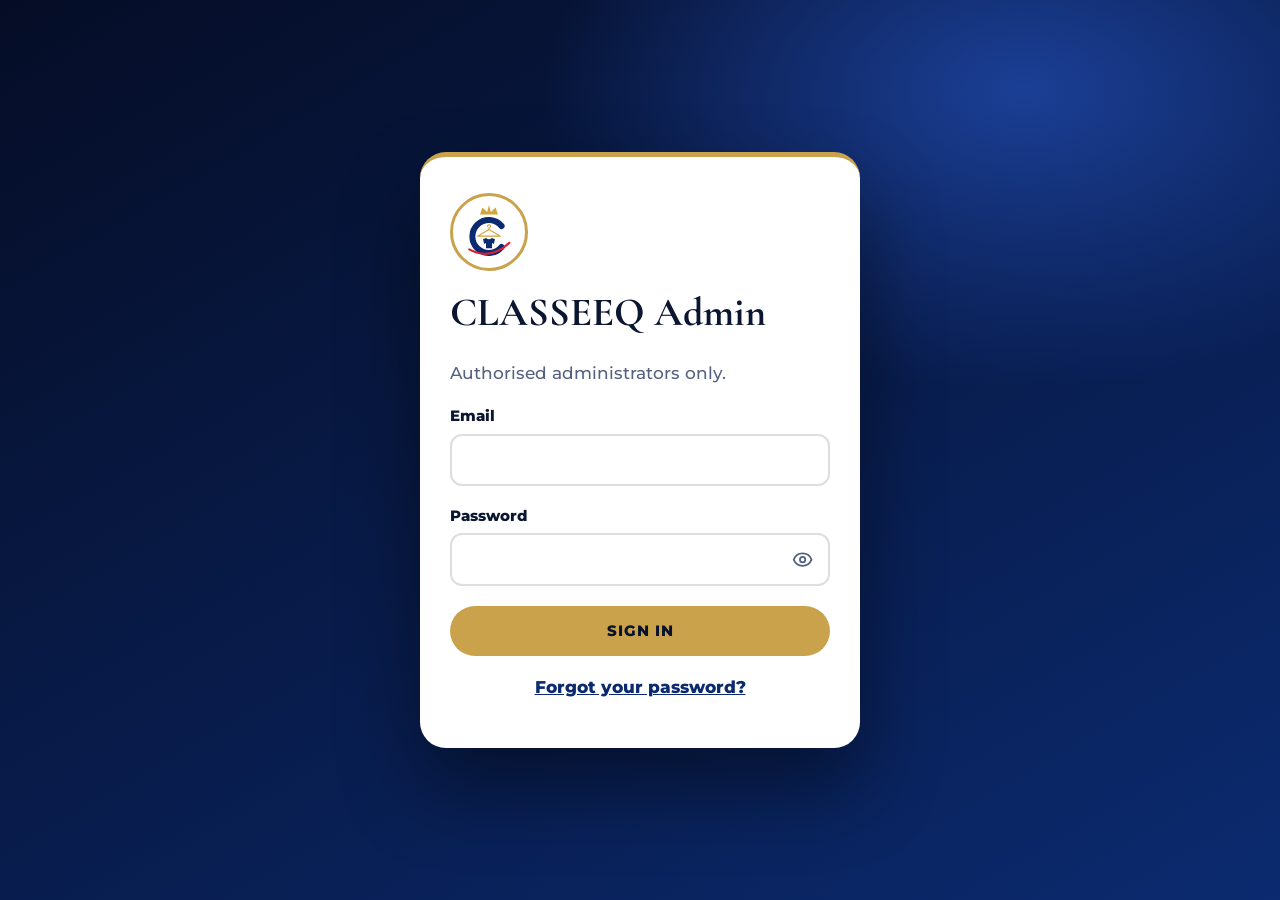
<file: admin/index.html>
<!doctype html>
<html lang="en"><head><meta charset="utf-8"><meta name="viewport" content="width=device-width, initial-scale=1, viewport-fit=cover">
<meta name="robots" content="noindex,nofollow,noarchive"><title>CLASSEEQ Admin</title>
<link rel="preconnect" href="https://fonts.googleapis.com"><link href="https://fonts.googleapis.com/css2?family=Cormorant+Garamond:ital,wght@0,700;1,700&family=Montserrat:wght@500;700;800&display=swap" rel="stylesheet">
<link rel="stylesheet" href="admin.css?v=3"></head><body>
<svg width="0" height="0" style="position:absolute" aria-hidden="true"><symbol id="lg" viewBox="0 0 200 200"><path d="M70 42L78 18L94 33L100 10L106 33L122 18L130 42Z" fill="#D4A53A"/><path d="M142 80A55 55 0 1 0 142 150" fill="none" stroke="#0B2A6F" stroke-width="20" stroke-linecap="round"/><path d="M34 158Q104 196 168 136" fill="none" stroke="#D6212F" stroke-width="7" stroke-linecap="round"/><path d="M100 92V86a5 5 0 1 0-5-5M100 92L138 114H62Z" fill="none" stroke="#D4A53A" stroke-width="4" stroke-linejoin="round" stroke-linecap="round"/><path d="M80 124L90 120Q100 128 110 120L120 124L116 140L110 137V154H90V137L84 140Z" fill="#0B2A6F"/></symbol><symbol id="i-dashboard" viewBox="0 0 24 24"><rect width="7" height="9" x="3" y="3" rx="1"/><rect width="7" height="5" x="14" y="3" rx="1"/><rect width="7" height="9" x="14" y="12" rx="1"/><rect width="7" height="5" x="3" y="16" rx="1"/></symbol><symbol id="i-package" viewBox="0 0 24 24"><path d="m7.5 4.27 9 5.15"/><path d="M21 8a2 2 0 0 0-1-1.73l-7-4a2 2 0 0 0-2 0l-7 4A2 2 0 0 0 3 8v8a2 2 0 0 0 1 1.73l7 4a2 2 0 0 0 2 0l7-4A2 2 0 0 0 21 16Z"/><path d="m3.3 7 8.7 5 8.7-5"/><path d="M12 22V12"/></symbol><symbol id="i-plus" viewBox="0 0 24 24"><path d="M5 12h14"/><path d="M12 5v14"/></symbol><symbol id="i-tag" viewBox="0 0 24 24"><path d="M12.586 2.586A2 2 0 0 0 11.172 2H4a2 2 0 0 0-2 2v7.172a2 2 0 0 0 .586 1.414l8.704 8.704a2.426 2.426 0 0 0 3.42 0l6.58-6.58a2.426 2.426 0 0 0 0-3.42z"/><circle cx="7.5" cy="7.5" r=".5" fill="currentColor"/></symbol><symbol id="i-users" viewBox="0 0 24 24"><path d="M16 21v-2a4 4 0 0 0-4-4H6a4 4 0 0 0-4 4v2"/><circle cx="9" cy="7" r="4"/><path d="M22 21v-2a4 4 0 0 0-3-3.87"/><path d="M16 3.13a4 4 0 0 1 0 7.75"/></symbol><symbol id="i-shield" viewBox="0 0 24 24"><path d="M20 13c0 5-3.5 7.5-7.66 8.95a1 1 0 0 1-.67-.01C7.5 20.5 4 18 4 13V6a1 1 0 0 1 1-1c2 0 4.5-1.2 6.24-2.72a1.17 1.17 0 0 1 1.52 0C14.51 3.81 17 5 19 5a1 1 0 0 1 1 1z"/><path d="m9 12 2 2 4-4"/></symbol><symbol id="i-history" viewBox="0 0 24 24"><path d="M3 12a9 9 0 1 0 9-9 9.75 9.75 0 0 0-6.74 2.74L3 8"/><path d="M3 3v5h5"/><path d="M12 7v5l4 2"/></symbol><symbol id="i-logout" viewBox="0 0 24 24"><path d="M9 21H5a2 2 0 0 1-2-2V5a2 2 0 0 1 2-2h4"/><polyline points="16 17 21 12 16 7"/><line x1="21" x2="9" y1="12" y2="12"/></symbol><symbol id="i-external" viewBox="0 0 24 24"><path d="M15 3h6v6"/><path d="M10 14 21 3"/><path d="M18 13v6a2 2 0 0 1-2 2H5a2 2 0 0 1-2-2V8a2 2 0 0 1 2-2h6"/></symbol><symbol id="i-search" viewBox="0 0 24 24"><circle cx="11" cy="11" r="8"/><path d="m21 21-4.3-4.3"/></symbol><symbol id="i-pencil" viewBox="0 0 24 24"><path d="M17 3a2.85 2.83 0 1 1 4 4L7.5 20.5 2 22l1.5-5.5Z"/><path d="m15 5 4 4"/></symbol><symbol id="i-trash" viewBox="0 0 24 24"><path d="M3 6h18"/><path d="M19 6v14c0 1-1 2-2 2H7c-1 0-2-1-2-2V6"/><path d="M8 6V4c0-1 1-2 2-2h4c1 0 2 1 2 2v2"/><line x1="10" x2="10" y1="11" y2="17"/><line x1="14" x2="14" y1="11" y2="17"/></symbol><symbol id="i-eye" viewBox="0 0 24 24"><path d="M2.062 12.348a1 1 0 0 1 0-.696 10.75 10.75 0 0 1 19.876 0 1 1 0 0 1 0 .696 10.75 10.75 0 0 1-19.876 0"/><circle cx="12" cy="12" r="3"/></symbol><symbol id="i-eyeoff" viewBox="0 0 24 24"><path d="M10.733 5.076a10.744 10.744 0 0 1 11.205 6.575 1 1 0 0 1 0 .696 10.747 10.747 0 0 1-1.444 2.49"/><path d="M14.084 14.158a3 3 0 0 1-4.242-4.242"/><path d="M17.479 17.499a10.75 10.75 0 0 1-15.417-5.151 1 1 0 0 1 0-.696 10.75 10.75 0 0 1 4.446-5.143"/><path d="m2 2 20 20"/></symbol><symbol id="i-x" viewBox="0 0 24 24"><path d="M18 6 6 18"/><path d="m6 6 12 12"/></symbol><symbol id="i-check" viewBox="0 0 24 24"><path d="M20 6 9 17l-5-5"/></symbol><symbol id="i-alert" viewBox="0 0 24 24"><path d="m21.73 18-8-14a2 2 0 0 0-3.48 0l-8 14A2 2 0 0 0 4 21h16a2 2 0 0 0 1.73-3"/><path d="M12 9v4"/><path d="M12 17h.01"/></symbol><symbol id="i-key" viewBox="0 0 24 24"><path d="M2.586 17.414A2 2 0 0 0 2 18.828V21a1 1 0 0 0 1 1h3a1 1 0 0 0 1-1v-1a1 1 0 0 1 1-1h1a1 1 0 0 0 1-1v-1a1 1 0 0 1 1-1h.172a2 2 0 0 0 1.414-.586l.814-.814a6.5 6.5 0 1 0-4-4z"/><circle cx="16.5" cy="7.5" r=".5" fill="currentColor"/></symbol><symbol id="i-mail" viewBox="0 0 24 24"><rect width="20" height="16" x="2" y="4" rx="2"/><path d="m22 7-8.97 5.7a1.94 1.94 0 0 1-2.06 0L2 7"/></symbol><symbol id="i-userplus" viewBox="0 0 24 24"><path d="M16 21v-2a4 4 0 0 0-4-4H6a4 4 0 0 0-4 4v2"/><circle cx="9" cy="7" r="4"/><line x1="19" x2="19" y1="8" y2="14"/><line x1="22" x2="16" y1="11" y2="11"/></symbol><symbol id="i-activity" viewBox="0 0 24 24"><path d="M22 12h-2.48a2 2 0 0 0-1.93 1.46l-2.35 8.36a.25.25 0 0 1-.48 0L9.24 2.18a.25.25 0 0 0-.48 0l-2.35 8.36A2 2 0 0 1 4.49 12H2"/></symbol><symbol id="i-star" viewBox="0 0 24 24"><path d="M11.525 2.295a.53.53 0 0 1 .95 0l2.31 4.679a2.123 2.123 0 0 0 1.595 1.16l5.166.756a.53.53 0 0 1 .294.904l-3.736 3.638a2.123 2.123 0 0 0-.611 1.878l.882 5.14a.53.53 0 0 1-.771.56l-4.618-2.428a2.122 2.122 0 0 0-1.973 0L6.396 21.01a.53.53 0 0 1-.77-.56l.881-5.139a2.122 2.122 0 0 0-.611-1.879L2.16 9.795a.53.53 0 0 1 .294-.906l5.165-.755a2.122 2.122 0 0 0 1.597-1.16z"/></symbol><symbol id="i-upload" viewBox="0 0 24 24"><path d="M21 15v4a2 2 0 0 1-2 2H5a2 2 0 0 1-2-2v-4"/><polyline points="17 8 12 3 7 8"/><line x1="12" x2="12" y1="3" y2="15"/></symbol><symbol id="i-lock" viewBox="0 0 24 24"><rect width="18" height="11" x="3" y="11" rx="2" ry="2"/><path d="M7 11V7a5 5 0 0 1 10 0v4"/></symbol><symbol id="i-spin" viewBox="0 0 24 24"><path d="M21 12a9 9 0 1 1-6.219-8.56"/></symbol><symbol id="i-menu" viewBox="0 0 24 24"><line x1="4" x2="20" y1="12" y2="12"/><line x1="4" x2="20" y1="6" y2="6"/><line x1="4" x2="20" y1="18" y2="18"/></symbol><symbol id="i-up" viewBox="0 0 24 24"><path d="m18 15-6-6-6 6"/></symbol><symbol id="i-down" viewBox="0 0 24 24"><path d="m6 9 6 6 6-6"/></symbol></svg>

<main id="cfg" class="gate" hidden><div class="gcard"><h1 class="disp">Setup needed</h1><p>Open <b>config.js</b> and paste your Supabase <b>Project URL</b> and <b>anon public key</b>, then reload.</p></div></main>

<main id="login" class="gate" hidden><form class="gcard" id="lf" novalidate>
<span class="badge"><svg width="60" height="60" viewBox="0 0 200 200" aria-hidden="true"><use href="#lg"/></svg></span><h1 class="disp">CLASSEEQ Admin</h1><p class="muted">Authorised administrators only.</p>
<label for="em">Email</label><input id="em" type="email" autocomplete="username" required>
<label for="pw">Password</label><div class="pwf"><input id="pw" type="password" autocomplete="current-password" required><button type="button" class="eye" data-eye="pw" aria-label="Show or hide password"><svg class="i " aria-hidden="true"><use href="#i-eye"/></svg></button></div>
<p id="le" class="err" role="alert" hidden></p><p id="lo" class="okmsg" role="status" hidden></p>
<button class="btn" id="lb" type="submit">Sign in</button>
<button class="lnk" id="fp" type="button">Forgot your password?</button></form></main>

<main id="setpw" class="gate" hidden><form class="gcard" id="sf" novalidate>
<span class="badge"><svg class="i big" aria-hidden="true"><use href="#i-key"/></svg></span><h1 class="disp" id="sft">Set your password</h1><p class="muted">Choose a new password for your administrator account.</p>
<label for="sp1">New password</label><div class="pwf"><input id="sp1" type="password" autocomplete="new-password" required><button type="button" class="eye" data-eye="sp1" aria-label="Show or hide password"><svg class="i " aria-hidden="true"><use href="#i-eye"/></svg></button></div><label for="sp2">Confirm new password</label><div class="pwf"><input id="sp2" type="password" autocomplete="new-password" required><button type="button" class="eye" data-eye="sp2" aria-label="Show or hide password"><svg class="i " aria-hidden="true"><use href="#i-eye"/></svg></button></div>
<p id="se" class="err" role="alert" hidden></p><button class="btn" id="sb2" type="submit">Save password</button></form></main>

<div id="app" hidden>
<aside id="sb" aria-label="Admin navigation"><div class="sbh"><span class="badge sm"><svg width="34" height="34" viewBox="0 0 200 200" aria-hidden="true"><use href="#lg"/></svg></span><b>CLASSEEQ</b></div>
<nav><a href="#overview" data-v="overview"><svg class="i " aria-hidden="true"><use href="#i-dashboard"/></svg><span>Overview</span></a><a href="#products" data-v="products"><svg class="i " aria-hidden="true"><use href="#i-package"/></svg><span>Products</span></a><a href="#form" data-v="form" id="nf"><svg class="i " aria-hidden="true"><use href="#i-plus"/></svg><span>Add product</span></a><a href="#categories" data-v="categories"><svg class="i " aria-hidden="true"><use href="#i-tag"/></svg><span>Categories</span></a><a href="#team" data-v="team"><svg class="i " aria-hidden="true"><use href="#i-users"/></svg><span>Team &amp; Admins</span></a><a href="#activity" data-v="activity"><svg class="i " aria-hidden="true"><use href="#i-history"/></svg><span>Activity</span></a><a href="#settings" data-v="settings"><svg class="i " aria-hidden="true"><use href="#i-shield"/></svg><span>Settings &amp; Security</span></a></nav>
<div class="sbf"><a href="../" target="_blank" rel="noopener"><svg class="i " aria-hidden="true"><use href="#i-external"/></svg><span>View website</span></a><button id="so" class="btn ghost sm"><svg class="i " aria-hidden="true"><use href="#i-logout"/></svg>Sign out</button></div></aside>
<div id="shade"></div>
<div class="main"><header class="top"><button id="burger" aria-label="Open menu" aria-expanded="false"><svg class="i " aria-hidden="true"><use href="#i-menu"/></svg></button><h1 id="vt" class="disp">Overview</h1><span id="who" class="who"></span></header>

<section class="view" id="v-overview"><div class="stats" id="stats"></div>
<div class="two"><div class="panel"><div class="ph2"><h2>Inventory by category</h2></div><div id="bars" class="pad"></div></div><div class="panel"><div class="ph2"><h2>Low stock alerts</h2></div><div id="lowl"></div></div></div>
<div class="two"><div class="panel"><div class="ph2"><h2>Recently added</h2><a class="btn sm" href="#form" data-new><svg class="i " aria-hidden="true"><use href="#i-plus"/></svg>New product</a></div><div id="recent"></div></div><div class="panel"><div class="ph2"><h2>Recent activity</h2><a class="lnk" href="#activity">View all</a></div><div id="feed"></div></div></div></section>

<section class="view" id="v-products" hidden><div class="tools"><div class="sf"><svg class="i " aria-hidden="true"><use href="#i-search"/></svg><input id="q" type="search" placeholder="Search products..." aria-label="Search products"></div><select id="fc" aria-label="Filter by category"></select><select id="fs" aria-label="Filter by status"><option value="">All status</option><option value="pub">Published</option><option value="draft">Unpublished</option><option value="low">Low stock</option><option value="out">Out of stock</option></select><select id="so2" aria-label="Sort"><option value="new">Newest first</option><option value="old">Oldest first</option><option value="az">Name A-Z</option><option value="pl">Price low to high</option><option value="ph">Price high to low</option><option value="stock">Stock low to high</option></select><a class="btn sm" href="#form" data-new><svg class="i " aria-hidden="true"><use href="#i-plus"/></svg>Add product</a></div>
<p id="cnt" class="muted cnt"></p><div class="panel tw"><table id="tb"><thead><tr><th>Product</th><th>Category</th><th>Price</th><th>Stock</th><th>Published</th><th>Actions</th></tr></thead><tbody></tbody></table><p id="empty" class="muted pad" hidden>No products found.</p></div></section>

<section class="view" id="v-form" hidden><form id="pf" class="panel pad" novalidate>
<div class="fg2"><div><label for="pn">Product name *</label><input id="pn" maxlength="120" required></div><div><label for="pp">Price (&#8358;)</label><input id="pp" type="number" min="0" step="0.01" inputmode="decimal" placeholder="Optional"></div></div>
<div class="fg2"><div><label for="pc">Category *</label><select id="pc" required></select></div><div><label for="fq">Stock quantity</label><input id="fq" type="number" min="0" step="1" inputmode="numeric" placeholder="Optional (leave empty if not tracked)"></div></div>
<label for="ps">Sizes</label><div class="chips" id="sc"></div><div class="quick" id="qs"></div><input id="si" placeholder="Type a size, press Enter">
<label for="pd">Description</label><textarea id="pd" rows="4" maxlength="2000"></textarea>
<label for="ci">Available colours</label><div class="chips" id="cc"></div><input id="ci" placeholder="Type a colour, press Enter">
<div class="tg3"><label class="sw"><input type="checkbox" id="fn"><span></span>New arrival</label><label class="sw"><input type="checkbox" id="ff"><span></span>Featured</label><label class="sw"><input type="checkbox" id="fk" checked><span></span>In stock</label><label class="sw"><input type="checkbox" id="fp"><span></span>Published on website</label></div>
<label>Pictures * <small class="muted">First picture is the cover. JPG, PNG or WebP.</small></label>
<div id="dz" class="dz" tabindex="0" role="button" aria-label="Choose pictures"><svg class="i big" aria-hidden="true"><use href="#i-upload"/></svg><b>Tap to choose pictures</b><span class="muted">or drag and drop here</span><input id="fi" type="file" accept="image/jpeg,image/png,image/webp" multiple hidden></div>
<div id="imgs" class="imgs"></div><div id="pg" class="pg" hidden><div></div><span></span></div><p id="fe" class="err" role="alert" hidden></p>
<div class="acts"><button class="btn" id="sv" type="submit">Save product</button><a class="btn ghost dk" href="#products" id="cx">Cancel</a></div></form></section>

<section class="view" id="v-categories" hidden><form class="tools" id="cf"><input id="cn" maxlength="60" placeholder="New category name" aria-label="New category name"><button class="btn sm" type="submit"><svg class="i " aria-hidden="true"><use href="#i-plus"/></svg>Add category</button></form><div class="panel" id="cl"></div></section>

<section class="view" id="v-team" hidden><div class="panel pad"><h2 class="h2">Invite an administrator</h2><p class="muted">They get full access to the dashboard. The invitation is created securely on the server.</p>
<form id="tf" novalidate><label for="te">Email address</label><input id="te" type="email" autocomplete="off" required>
<label class="sw tp"><input type="checkbox" id="tc"><span></span>Create with a temporary password instead of sending an email</label><div id="tpw" hidden><label for="tp">Temporary password (min. 8 characters)</label><div class="pwf"><input id="tp" type="password" autocomplete="new-password" required><button type="button" class="eye" data-eye="tp" aria-label="Show or hide password"><svg class="i " aria-hidden="true"><use href="#i-eye"/></svg></button></div></div>
<p id="tfe" class="err" role="alert" hidden></p><div class="acts"><button class="btn" id="tb2" type="submit"><svg class="i " aria-hidden="true"><use href="#i-userplus"/></svg>Invite admin</button></div></form></div>
<div class="panel" style="margin-top:20px"><div class="ph2"><h2>Administrators</h2><button class="btn sm ghost dk" id="tr">Refresh</button></div><div id="tl"></div></div></section>

<section class="view" id="v-activity" hidden><div class="tools"><div class="sf"><svg class="i " aria-hidden="true"><use href="#i-search"/></svg><input id="aq" type="search" placeholder="Search activity..." aria-label="Search activity"></div><select id="af" aria-label="Filter activity"><option value="">All activity</option><option value="product">Products</option><option value="category">Categories</option><option value="admin">Admins</option></select></div><div class="panel" id="al"></div></section>

<section class="view" id="v-settings" hidden><div class="two"><div class="panel pad"><h2 class="h2">Your account</h2><dl class="dl"><dt>Email</dt><dd id="se1"></dd><dt>Role</dt><dd>Administrator</dd><dt>Last sign in</dt><dd id="se2"></dd></dl><button class="btn ghost dk sm" id="so3"><svg class="i " aria-hidden="true"><use href="#i-logout"/></svg>Sign out of this device</button></div>
<div class="panel pad"><h2 class="h2">Change password</h2><form id="cpf" novalidate><label for="cp0">Current password</label><div class="pwf"><input id="cp0" type="password" autocomplete="current-password" required><button type="button" class="eye" data-eye="cp0" aria-label="Show or hide password"><svg class="i " aria-hidden="true"><use href="#i-eye"/></svg></button></div><label for="cp1">New password (min. 8 characters)</label><div class="pwf"><input id="cp1" type="password" autocomplete="new-password" required><button type="button" class="eye" data-eye="cp1" aria-label="Show or hide password"><svg class="i " aria-hidden="true"><use href="#i-eye"/></svg></button></div><div class="meter"><div></div></div><label for="cp2">Confirm new password</label><div class="pwf"><input id="cp2" type="password" autocomplete="new-password" required><button type="button" class="eye" data-eye="cp2" aria-label="Show or hide password"><svg class="i " aria-hidden="true"><use href="#i-eye"/></svg></button></div><p id="cpe" class="err" role="alert" hidden></p><div class="acts"><button class="btn" id="cpb" type="submit"><svg class="i " aria-hidden="true"><use href="#i-key"/></svg>Update password</button></div></form></div></div>
<div class="panel pad" style="margin-top:20px"><h2 class="h2">Inventory alerts</h2><p class="muted">Show a low-stock warning when a product's quantity is at or below:</p><div class="fg2"><div><input id="lt" type="number" min="0" step="1" aria-label="Low stock threshold"></div><div><button class="btn sm" id="ltb">Save threshold</button></div></div></div></section>
</div></div>
<dialog id="dlg"><h2 id="dt"></h2><p id="dm"></p><div class="acts"><button class="btn ghost dk sm" id="dno">Cancel</button><button class="btn red sm" id="dok">Confirm</button></div></dialog>
<div id="toasts" aria-live="polite"></div>
<script src="../config.js?v=3"></script><script src="../js/supabase-lite.js?v=3"></script><script src="admin.js?v=3"></script></body></html>
</file>
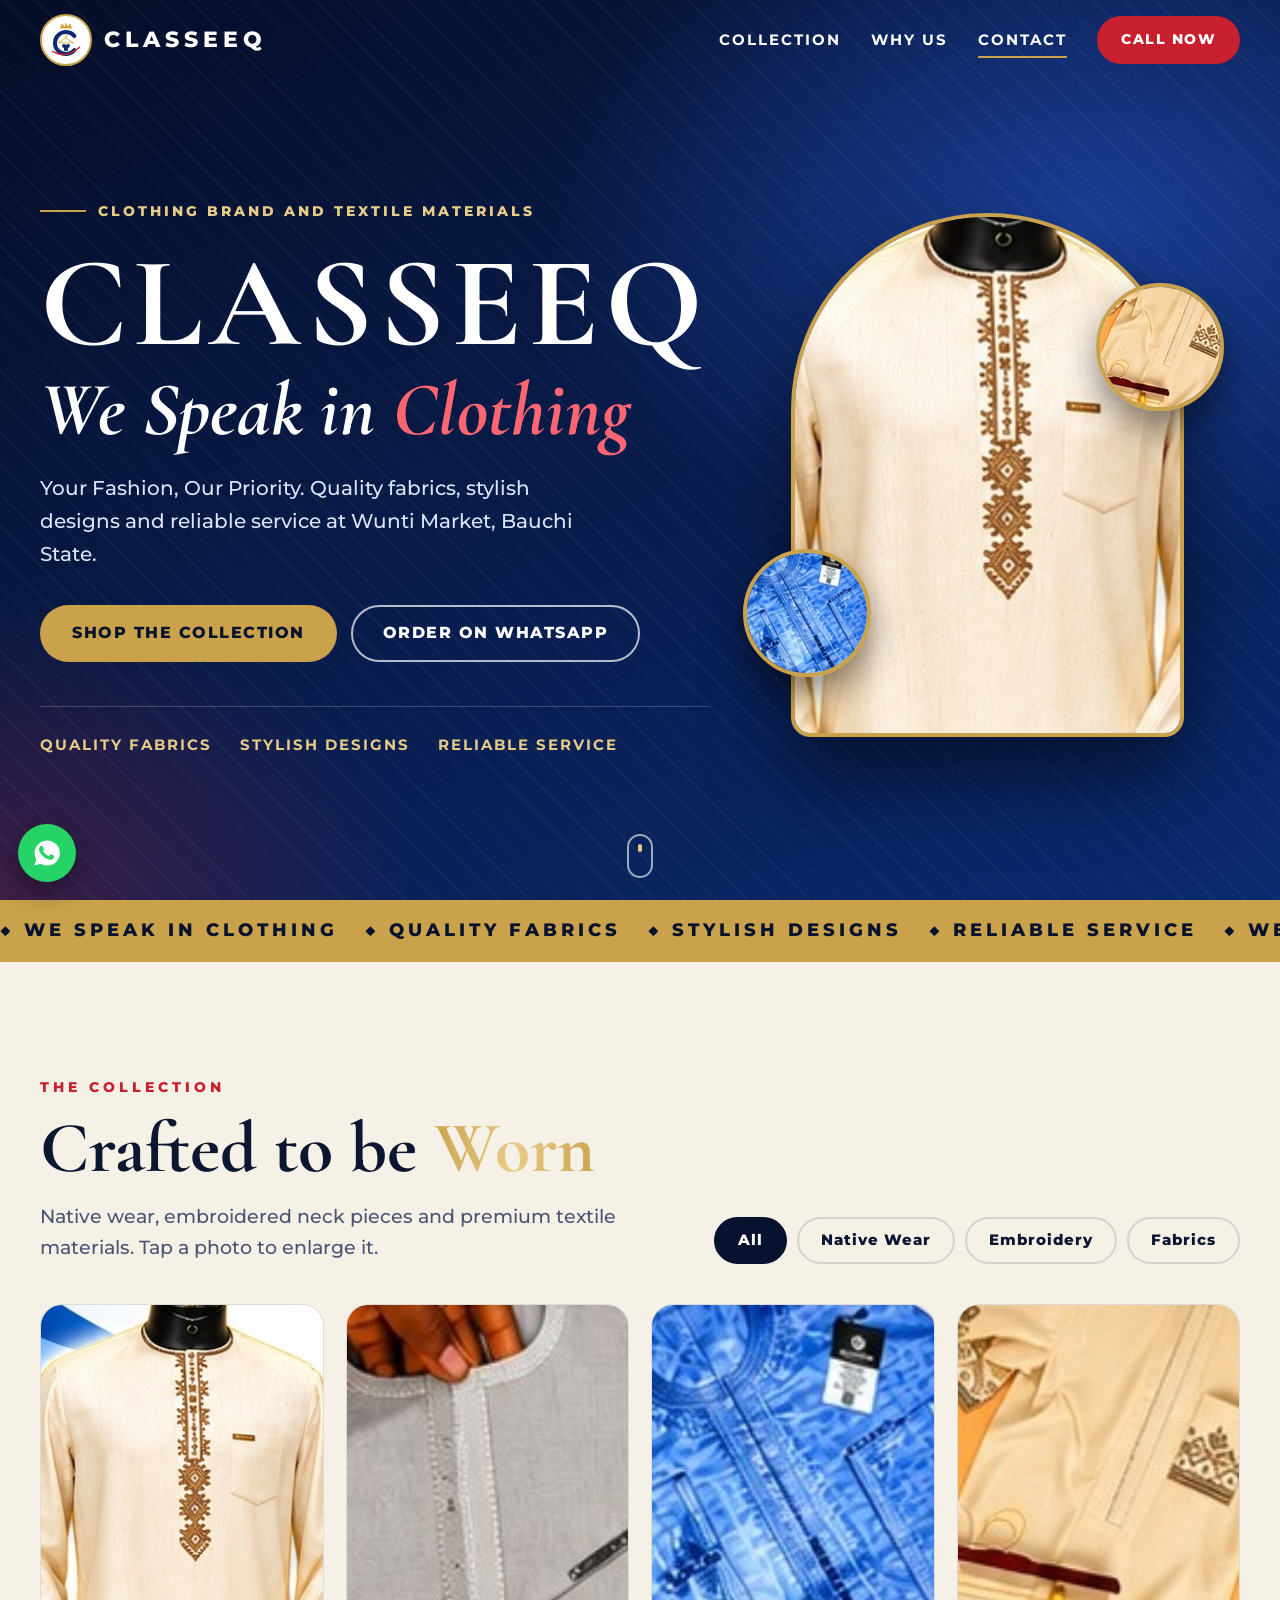
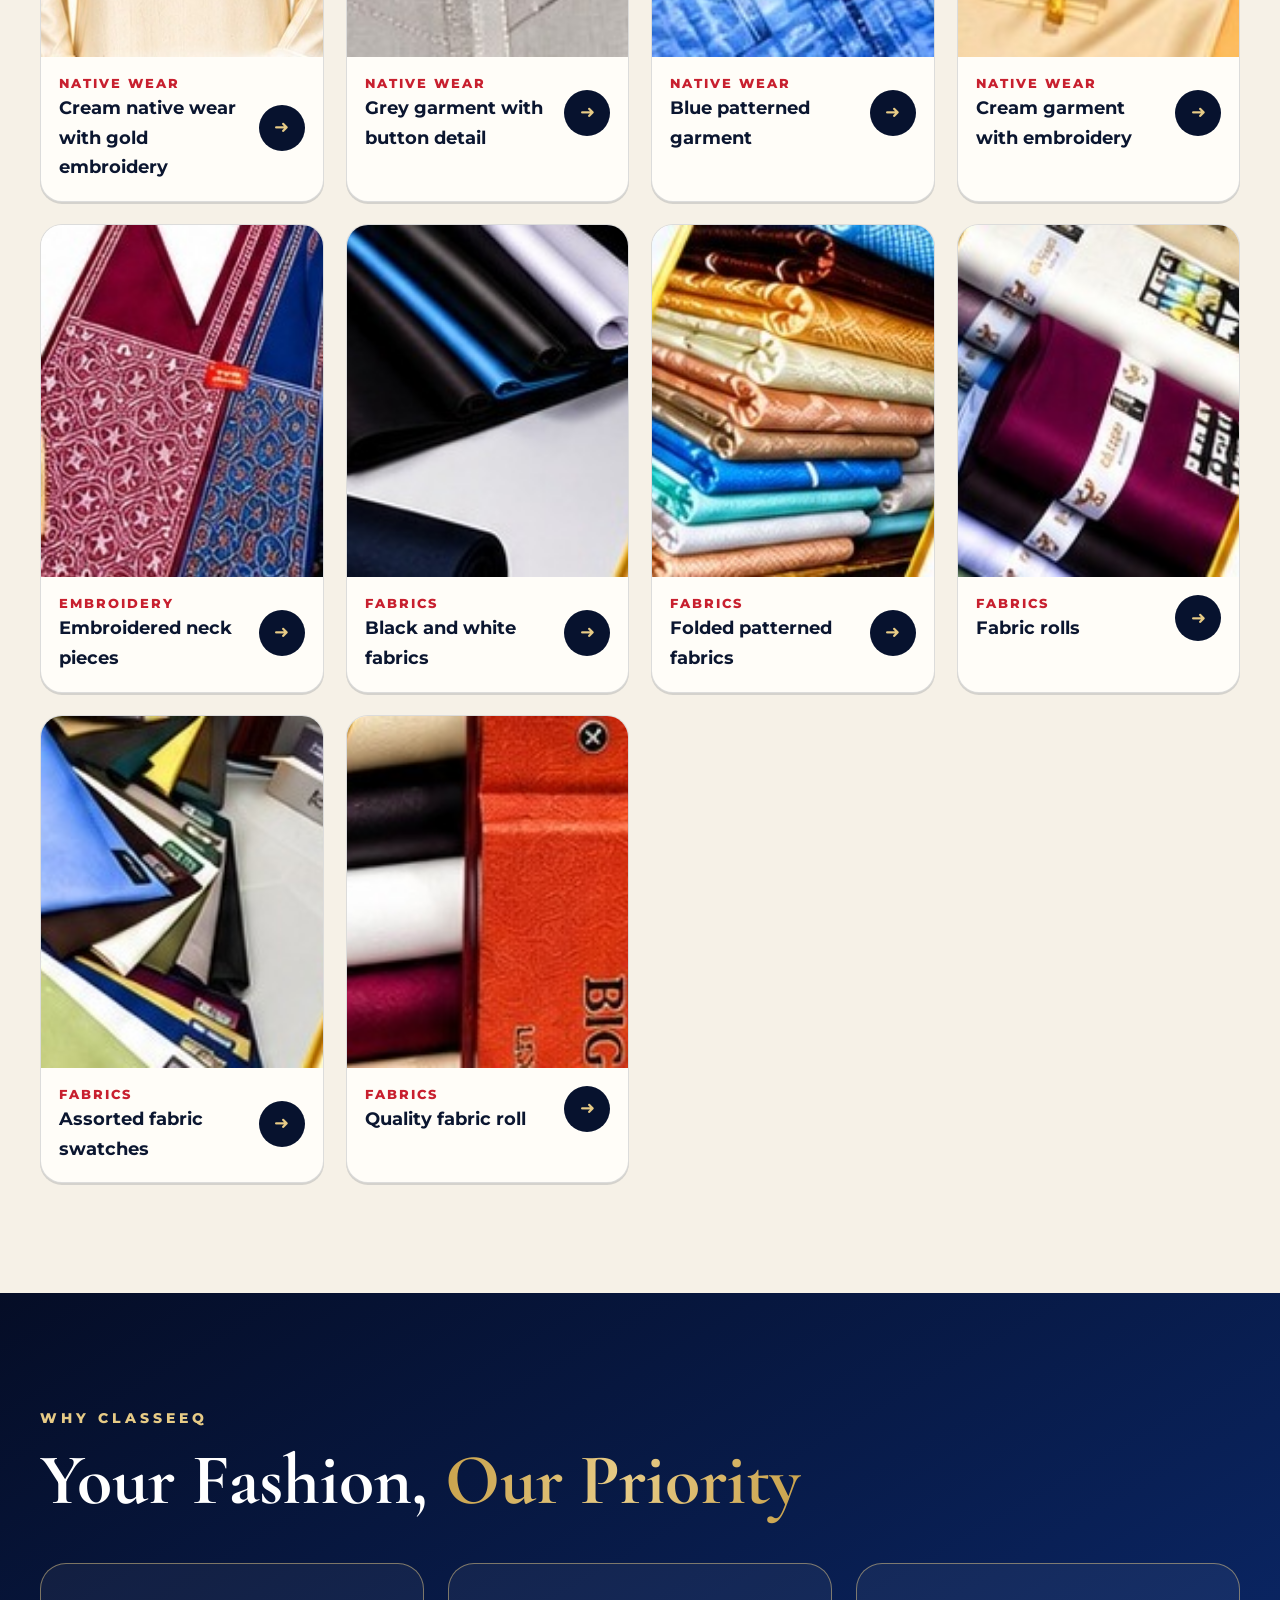
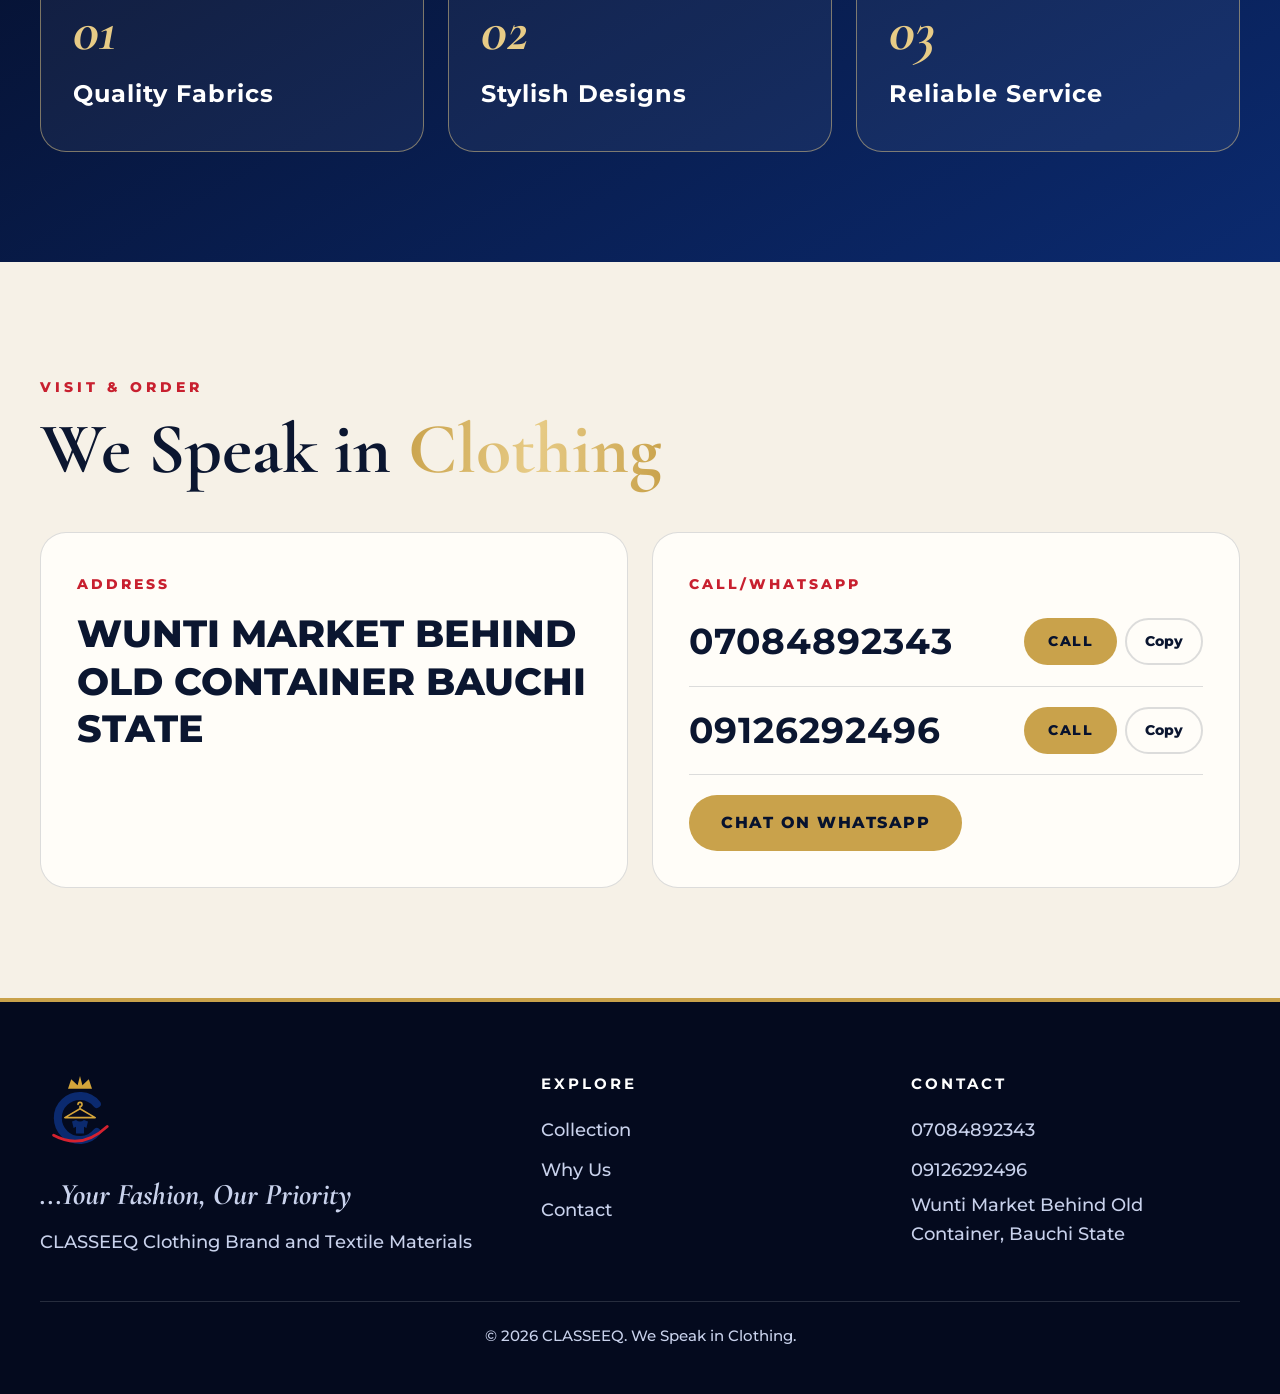
<file: index 2.html>
<!doctype html><html lang="en"><head><meta charset="utf-8"><meta name="viewport" content="width=device-width, initial-scale=1, viewport-fit=cover"><title>CLASSEEQ | Clothing Brand and Textile Materials</title><meta name="description" content="CLASSEEQ Clothing Brand and Textile Materials. We Speak in Clothing. Wunti Market, Bauchi State.">
<link rel="preconnect" href="https://fonts.googleapis.com"><link href="https://fonts.googleapis.com/css2?family=Cormorant+Garamond:ital,wght@0,700;1,700&family=Montserrat:wght@500;700;800&display=swap" rel="stylesheet"><style>
:root{--ink:#07122E;--navy:#0B2A6F;--gold:#C9A24B;--gold2:#E7CB86;--red:#C8202F;--bg:#F6F1E7;--card:#FFFDF8;--text:#0B1630;--muted:#4B5573;--line:rgba(11,22,48,.14);--ease:cubic-bezier(.2,.7,.2,1);box-sizing:border-box;padding-top:env(safe-area-inset-top,0px);padding-bottom:env(safe-area-inset-bottom,0px)}
@media (prefers-color-scheme:dark){:root:not([data-theme="light"]){--bg:#060E24;--card:#0D1A3E;--text:#F3EEE0;--muted:#B9C3E0;--line:rgba(243,238,224,.16)}}
:root[data-theme="dark"]{--bg:#060E24;--card:#0D1A3E;--text:#F3EEE0;--muted:#B9C3E0;--line:rgba(243,238,224,.16)}
*,*::before,*::after{box-sizing:inherit}html{scroll-behavior:smooth;scroll-padding-top:calc(84px + env(safe-area-inset-top,0px))}
body{margin:0;background:var(--bg);color:var(--text);font:500 18px/1.65 Montserrat,Arial,sans-serif;overflow-x:hidden;-webkit-font-smoothing:antialiased}
a{color:inherit;text-decoration:none}img{max-width:100%;display:block}button{font:inherit;color:inherit}
.disp{font-family:'Cormorant Garamond',Georgia,serif;font-weight:700}.wrap{width:min(1200px,100% - 40px);margin:auto}
.gold{background:linear-gradient(100deg,var(--gold),var(--gold2),var(--gold));-webkit-background-clip:text;background-clip:text;color:transparent}
#bar{position:fixed;top:0;left:0;height:4px;width:0;background:linear-gradient(90deg,var(--gold),var(--red));z-index:60}
header{position:fixed;top:0;left:0;right:0;z-index:40;padding-top:env(safe-area-inset-top,0px);transition:background .4s,box-shadow .4s}
header.solid{background:rgba(7,18,46,.94);backdrop-filter:blur(12px);box-shadow:0 6px 30px rgba(0,0,0,.25)}
header .wrap{display:flex;align-items:center;justify-content:space-between;height:80px}
.brand{display:flex;align-items:center;gap:12px;color:#fff;font-weight:800;font-size:22px;letter-spacing:5px}
.badge{background:#fff;border-radius:50%;width:52px;height:52px;display:grid;place-items:center;border:2px solid var(--gold)}
nav{display:flex;gap:30px;align-items:center}nav a.l{color:#fff;font-weight:700;font-size:15px;letter-spacing:2px;text-transform:uppercase;position:relative;padding:6px 0}
nav a.l::after{content:"";position:absolute;left:0;bottom:0;height:2px;width:100%;background:var(--gold);transform:scaleX(0);transform-origin:left;transition:transform .35s var(--ease)}
nav a.l:hover::after,nav a.l.on::after{transform:scaleX(1)}
.btn{position:relative;overflow:hidden;display:inline-flex;align-items:center;justify-content:center;gap:10px;min-height:52px;padding:13px 30px;border-radius:60px;border:2px solid transparent;font-weight:800;font-size:16px;letter-spacing:1.5px;text-transform:uppercase;cursor:pointer;background:var(--gold);color:var(--ink);transition:transform .3s var(--ease),box-shadow .3s,background .3s,color .3s}
.btn:hover{transform:translateY(-3px);box-shadow:0 14px 30px rgba(201,162,75,.4)}.btn:active{transform:scale(.96)}
.btn.out{background:transparent;color:#fff;border-color:rgba(255,255,255,.7)}.btn.out:hover{background:#fff;color:var(--ink)}
.btn.red{background:var(--red);color:#fff}.btn.sm{min-height:46px;padding:10px 22px;font-size:14px}
.rip{position:absolute;border-radius:50%;background:rgba(255,255,255,.55);transform:scale(0);animation:rp .6s linear;pointer-events:none}@keyframes rp{to{transform:scale(4);opacity:0}}
.menu{display:none;background:none;border:2px solid rgba(255,255,255,.7);border-radius:12px;min-width:50px;min-height:50px;cursor:pointer;color:#fff;flex-direction:column;align-items:center;justify-content:center;gap:6px}
.menu i{display:block;width:24px;height:2px;background:#fff;transition:transform .35s var(--ease),opacity .2s}
.menu[aria-expanded=true] i:nth-child(1){transform:translateY(8px) rotate(45deg)}.menu[aria-expanded=true] i:nth-child(2){opacity:0}.menu[aria-expanded=true] i:nth-child(3){transform:translateY(-8px) rotate(-45deg)}
.hero{position:relative;min-height:100svh;display:flex;align-items:center;padding:130px 0 80px;color:#fff;overflow:hidden;background:radial-gradient(900px 600px at 85% 25%,#1B3F96 0,transparent 60%),radial-gradient(700px 500px at 0 100%,rgba(200,32,47,.28),transparent 60%),linear-gradient(150deg,#050D26,#0B2A6F)}
.hero::before{content:"";position:absolute;inset:0;background:repeating-linear-gradient(45deg,rgba(255,255,255,.035) 0 2px,transparent 2px 22px)}
.hero .wrap{position:relative;display:grid;grid-template-columns:1.05fr .95fr;gap:50px;align-items:center}
.eyebrow{display:inline-flex;align-items:center;gap:12px;font-weight:800;font-size:14px;letter-spacing:3px;color:var(--gold2)}.eyebrow::before{content:"";width:46px;height:2px;background:var(--gold)}
h1{margin:20px 0 6px;font-size:clamp(56px,10vw,128px);line-height:.95;font-weight:800;letter-spacing:6px}
.tag{font-size:clamp(40px,6vw,76px);line-height:1.05;margin:0 0 22px;font-style:italic}.tag b{color:#FF6672;font-weight:700}
.lead{max-width:540px;font-size:20px;color:#DCE4FA;margin:0}.cta{display:flex;gap:14px;flex-wrap:wrap;margin-top:34px}
.facts{display:flex;gap:28px;flex-wrap:wrap;margin-top:44px;padding-top:26px;border-top:1px solid rgba(255,255,255,.2);font-weight:700;font-size:15px;letter-spacing:2px;color:var(--gold2)}
.stage{position:relative;justify-self:center;width:min(440px,86%)}
.arch{position:relative;border-radius:240px 240px 24px 24px;overflow:hidden;border:4px solid var(--gold);box-shadow:0 40px 80px rgba(0,0,0,.5);aspect-ratio:3/4}
.arch img{width:100%;height:100%;object-fit:cover;object-position:top;transition:transform .2s linear}
.stage::before{content:"";position:absolute;inset:-18px -18px 18px 18px;border:2px solid rgba(231,203,134,.55);border-radius:250px 250px 30px 30px;z-index:-1}
.chip{position:absolute;width:128px;height:128px;border-radius:50%;border:4px solid var(--gold);overflow:hidden;box-shadow:0 16px 34px rgba(0,0,0,.45);animation:fl 6s ease-in-out infinite}
.chip img{width:100%;height:100%;object-fit:cover}.k1{left:-48px;bottom:60px}.k2{right:-40px;top:70px;animation-delay:-2s}@keyframes fl{50%{transform:translateY(-14px)}}
.scroll{position:absolute;left:50%;bottom:22px;transform:translateX(-50%);width:26px;height:44px;border:2px solid rgba(255,255,255,.6);border-radius:20px}.scroll::after{content:"";position:absolute;left:50%;top:8px;width:4px;height:8px;margin-left:-2px;border-radius:4px;background:var(--gold2);animation:sc 1.6s infinite}@keyframes sc{60%{transform:translateY(14px);opacity:0}}
.ribbon{background:var(--gold);color:var(--ink);overflow:hidden;white-space:nowrap;font-weight:800;letter-spacing:4px;font-size:18px;padding:16px 0}.ribbon div{display:inline-block;animation:mq 30s linear infinite}@keyframes mq{to{transform:translateX(-50%)}}
section{padding:110px 0}.kick{font-weight:800;font-size:14px;letter-spacing:4px;color:var(--red);text-transform:uppercase}
h2{font-size:clamp(42px,6vw,72px);line-height:1.05;margin:10px 0 14px}.sub{color:var(--muted);max-width:600px;margin:0;font-size:19px}
.top{display:flex;justify-content:space-between;align-items:flex-end;gap:24px;flex-wrap:wrap;margin-bottom:40px}
.filters{display:flex;gap:10px;flex-wrap:wrap}.fb{min-height:46px;padding:9px 22px;border-radius:50px;border:2px solid var(--line);background:transparent;font-weight:800;font-size:15px;letter-spacing:1px;cursor:pointer;transition:all .3s var(--ease)}
.fb:hover{border-color:var(--gold)}.fb[aria-pressed=true]{background:var(--ink);border-color:var(--ink);color:#fff}
@media (prefers-color-scheme:dark){:root:not([data-theme="light"]) .fb[aria-pressed=true]{background:var(--gold);border-color:var(--gold);color:var(--ink)}}
.grid{display:grid;grid-template-columns:repeat(4,1fr);gap:22px}
.card{background:var(--card);border:1px solid var(--line);border-radius:22px;overflow:hidden;transition:opacity .35s,transform .45s var(--ease),box-shadow .4s;box-shadow:0 2px 0 var(--line)}
.card.off{opacity:0;transform:scale(.92)}.card:hover{transform:translateY(-8px);box-shadow:0 26px 50px rgba(7,18,46,.22);border-color:var(--gold)}
.ph{position:relative;display:block;width:100%;padding:0;border:0;aspect-ratio:4/5;overflow:hidden;cursor:zoom-in;background:#ddd}
.ph img{width:100%;height:100%;object-fit:cover;transition:transform .8s var(--ease)}.card:hover .ph img{transform:scale(1.12)}
.ph::after{content:"+";position:absolute;right:14px;top:14px;width:46px;height:46px;border-radius:50%;background:rgba(7,18,46,.85);color:var(--gold2);display:grid;place-items:center;font-size:28px;opacity:0;transform:scale(.6);transition:.35s var(--ease)}.card:hover .ph::after,.ph:focus-visible::after{opacity:1;transform:none}
.meta{padding:16px 18px 18px;display:flex;justify-content:space-between;align-items:center;gap:10px}.meta small{display:block;color:var(--red);font-weight:800;letter-spacing:2px;font-size:13px;text-transform:uppercase}.meta b{font-size:18px}
.meta a{min-width:46px;min-height:46px;border-radius:50%;display:grid;place-items:center;background:var(--ink);color:var(--gold2);transition:transform .3s,background .3s}.meta a:hover{background:var(--red);color:#fff;transform:rotate(-12deg) scale(1.08)}
.why{background:linear-gradient(150deg,#050D26,#0B2A6F);color:#fff}.why .sub{color:#DCE4FA}.cards3{display:grid;grid-template-columns:repeat(3,1fr);gap:24px;margin-top:44px}
.pill{border:1px solid rgba(231,203,134,.5);border-radius:26px;padding:38px 32px;background:rgba(255,255,255,.05);transition:transform .4s var(--ease),background .4s}.pill:hover{transform:translateY(-10px);background:rgba(255,255,255,.1)}
.pill em{font:italic 700 58px/1 'Cormorant Garamond',serif;color:var(--gold2)}.pill h3{margin:14px 0 0;font-size:24px;letter-spacing:1px}
.cg{display:grid;grid-template-columns:1fr 1fr;gap:24px;margin-top:44px}.box{border:1px solid var(--line);border-radius:26px;padding:36px;background:var(--card)}
.box small{font-weight:800;letter-spacing:3px;color:var(--red);font-size:14px}.addr{font-size:clamp(26px,3.4vw,38px);font-weight:800;line-height:1.25;margin:12px 0 0}
.num{display:flex;align-items:center;justify-content:space-between;gap:12px;flex-wrap:wrap;padding:14px 0;border-bottom:1px solid var(--line)}.num b{font-size:clamp(26px,3.4vw,36px);letter-spacing:1px}
.num div{display:flex;gap:8px}.cp{min-height:46px;padding:8px 18px;border-radius:40px;border:2px solid var(--line);background:none;font-weight:800;font-size:14px;cursor:pointer;transition:.3s}.cp:hover{border-color:var(--gold)}.cp.ok{background:#1E8E4E;border-color:#1E8E4E;color:#fff}
footer{background:#040A1E;color:#C9D2EC;padding:70px 0 30px;border-top:4px solid var(--gold)}.fg{display:grid;grid-template-columns:1.4fr 1fr 1fr;gap:40px}
footer h4{margin:0 0 14px;color:#fff;letter-spacing:3px;font-size:15px}footer a{display:block;padding:5px 0;transition:color .3s,padding .3s}footer a:hover{color:var(--gold2);padding-left:8px}.copy{margin-top:44px;padding-top:22px;border-top:1px solid rgba(255,255,255,.14);text-align:center;font-size:15px}
.wa{position:fixed;left:18px;bottom:calc(18px + env(safe-area-inset-bottom,0px));z-index:35;width:58px;height:58px;border-radius:50%;background:#25D366;display:grid;place-items:center;box-shadow:0 10px 26px rgba(0,0,0,.35);transition:transform .3s}.wa:hover{transform:scale(1.1)}
#up{position:fixed;right:18px;bottom:calc(18px + env(safe-area-inset-bottom,0px));z-index:35;width:56px;height:56px;border-radius:50%;border:2px solid var(--gold);background:var(--ink);color:var(--gold2);font-size:24px;cursor:pointer;opacity:0;visibility:hidden;transform:translateY(20px);transition:.4s var(--ease)}#up.show{opacity:1;visibility:visible;transform:none}#up:hover{background:var(--gold);color:var(--ink)}
.rv{opacity:0;transform:translateY(40px);transition:opacity .9s var(--ease),transform .9s var(--ease);transition-delay:var(--d,0s)}.rv.in{opacity:1;transform:none}
.lb{position:fixed;inset:0;z-index:70;background:rgba(3,8,24,.95);display:none;flex-direction:column;align-items:center;justify-content:center;gap:16px;padding:20px}.lb.open{display:flex;animation:fi .3s}@keyframes fi{from{opacity:0}}
.lb img{max-width:min(92vw,900px);max-height:68vh;border:4px solid var(--gold);border-radius:18px;touch-action:pan-y;user-select:none}
.lb .cap{color:#fff;text-align:center;font-weight:700}.lb .cap small{display:block;color:var(--gold2);letter-spacing:3px}.lb .row{display:flex;gap:12px;flex-wrap:wrap;justify-content:center}
.ib{position:absolute;min-width:56px;min-height:56px;border-radius:50%;border:2px solid rgba(255,255,255,.7);background:rgba(255,255,255,.08);color:#fff;font-size:28px;cursor:pointer;transition:.3s}.ib:hover{background:var(--gold);color:var(--ink)}
.cl{top:calc(16px + env(safe-area-inset-top,0px));right:16px}.pv{left:14px;top:50%}.nx{right:14px;top:50%}
:focus-visible{outline:3px solid var(--gold);outline-offset:3px}
@media (max-width:1000px){.grid{grid-template-columns:repeat(3,1fr)}}
@media (max-width:860px){.hero .wrap,.cg,.cards3,.fg{grid-template-columns:1fr}.hero{padding-top:110px}.stage{margin-top:20px}.grid{grid-template-columns:repeat(2,1fr);gap:14px}section{padding:76px 0}
.menu{display:flex}nav{position:fixed;inset:0;background:linear-gradient(160deg,#050D26,#0B2A6F);flex-direction:column;justify-content:center;gap:26px;transform:translateX(100%);visibility:hidden;transition:transform .5s var(--ease),visibility .5s;z-index:-1}nav.open{transform:none;visibility:visible}nav a.l{font-size:22px}.menu{position:relative;z-index:2}.brand{position:relative;z-index:2}.pv{top:auto;bottom:90px}.nx{top:auto;bottom:90px}.k1{left:-16px}.k2{right:-14px}.chip{width:96px;height:96px}.meta b{font-size:16px}}
@media (max-width:420px){.grid{gap:10px}.meta{padding:12px}}
@media (prefers-reduced-motion:reduce){*{animation:none!important;transition:none!important}.rv{opacity:1;transform:none}html{scroll-behavior:auto}}
</style></head><body>
<svg width="0" height="0" style="position:absolute" aria-hidden="true"><symbol id="lg" viewBox="0 0 200 200"><path d="M70 42L78 18L94 33L100 10L106 33L122 18L130 42Z" fill="#D4A53A"/><path d="M142 80A55 55 0 1 0 142 150" fill="none" stroke="#0B2A6F" stroke-width="20" stroke-linecap="round"/><path d="M34 158Q104 196 168 136" fill="none" stroke="#D6212F" stroke-width="7" stroke-linecap="round"/><path d="M100 92V86a5 5 0 1 0-5-5M100 92L138 114H62Z" fill="none" stroke="#D4A53A" stroke-width="4" stroke-linejoin="round" stroke-linecap="round"/><path d="M80 124L90 120Q100 128 110 120L120 124L116 140L110 137V154H90V137L84 140Z" fill="#0B2A6F"/></symbol></svg><div id="bar"></div>
<header><div class="wrap"><a class="brand" href="#top"><span class="badge"><svg width="40" height="40" viewBox="0 0 200 200" role="img" aria-label="Classeeq logo"><use href="#lg"/></svg></span>CLASSEEQ</a>
<button class="menu" id="mb" aria-label="Toggle menu" aria-expanded="false"><i></i><i></i><i></i></button>
<nav id="nv" aria-label="Main"><a class="l" href="#collection">Collection</a><a class="l" href="#why">Why Us</a><a class="l" href="#contact">Contact</a><a class="btn red sm" href="tel:07084892343">Call Now</a></nav></div></header>
<main id="top"><section class="hero" style="padding-bottom:80px"><div class="wrap"><div class="rv"><span class="eyebrow">CLOTHING BRAND AND TEXTILE MATERIALS</span><h1 class="disp">CLASSEEQ</h1>
<p class="tag disp">We Speak in <b>Clothing</b></p><p class="lead">Your Fashion, Our Priority. Quality fabrics, stylish designs and reliable service at Wunti Market, Bauchi State.</p>
<div class="cta"><a class="btn" href="#collection">Shop the Collection</a><a class="btn out" href="https://wa.me/2347084892343" target="_blank" rel="noopener">Order on WhatsApp</a></div>
<div class="facts"><span>QUALITY FABRICS</span><span>STYLISH DESIGNS</span><span>RELIABLE SERVICE</span></div></div>
<div class="stage rv"><div class="arch"><img src="[data-uri]" alt="Cream native wear with gold embroidery"></div><div class="chip k1"><img src="[data-uri]" alt="Blue patterned garment"></div><div class="chip k2"><img src="[data-uri]" alt="Cream garment with embroidery"></div></div></div><span class="scroll" aria-hidden="true"></span></section>
<div class="ribbon" aria-hidden="true"><div>&#9670; WE SPEAK IN CLOTHING &nbsp; &#9670; QUALITY FABRICS &nbsp; &#9670; STYLISH DESIGNS &nbsp; &#9670; RELIABLE SERVICE &nbsp; &#9670; WE SPEAK IN CLOTHING &nbsp; &#9670; QUALITY FABRICS &nbsp; &#9670; STYLISH DESIGNS &nbsp; &#9670; RELIABLE SERVICE &nbsp; &#9670; WE SPEAK IN CLOTHING &nbsp; &#9670; QUALITY FABRICS &nbsp; &#9670; STYLISH DESIGNS &nbsp; &#9670; RELIABLE SERVICE &nbsp; &#9670; WE SPEAK IN CLOTHING &nbsp; &#9670; QUALITY FABRICS &nbsp; &#9670; STYLISH DESIGNS &nbsp; &#9670; RELIABLE SERVICE &nbsp; &#9670; WE SPEAK IN CLOTHING &nbsp; &#9670; QUALITY FABRICS &nbsp; &#9670; STYLISH DESIGNS &nbsp; &#9670; RELIABLE SERVICE &nbsp; &#9670; WE SPEAK IN CLOTHING &nbsp; &#9670; QUALITY FABRICS &nbsp; &#9670; STYLISH DESIGNS &nbsp; &#9670; RELIABLE SERVICE &nbsp; &#9670; WE SPEAK IN CLOTHING &nbsp; &#9670; QUALITY FABRICS &nbsp; &#9670; STYLISH DESIGNS &nbsp; &#9670; RELIABLE SERVICE &nbsp; &#9670; WE SPEAK IN CLOTHING &nbsp; &#9670; QUALITY FABRICS &nbsp; &#9670; STYLISH DESIGNS &nbsp; &#9670; RELIABLE SERVICE &nbsp; </div></div>
<section id="collection"><div class="wrap"><div class="top rv"><div><span class="kick">The Collection</span><h2 class="disp">Crafted to be <span class="gold">Worn</span></h2><p class="sub">Native wear, embroidered neck pieces and premium textile materials. Tap a photo to enlarge it.</p></div><div class="filters" role="group" aria-label="Filter products"><button class="fb" data-f="All" aria-pressed="true">All</button><button class="fb" data-f="Native Wear" aria-pressed="false">Native Wear</button><button class="fb" data-f="Embroidery" aria-pressed="false">Embroidery</button><button class="fb" data-f="Fabrics" aria-pressed="false">Fabrics</button></div></div><div class="grid rv"><article class="card" data-cat="Native Wear" data-t="Cream native wear with gold embroidery"><button class="ph" aria-label="Enlarge: Cream native wear with gold embroidery"><img src="[data-uri]" alt="Cream native wear with gold embroidery" loading="lazy" decoding="async"></button><div class="meta"><div><small>Native Wear</small><b>Cream native wear with gold embroidery</b></div><a href="https://wa.me/2347084892343?text=Hello%20CLASSEEQ%2C%20I%27m%20interested%20in%3A%20Cream%20native%20wear%20with%20gold%20embroidery" aria-label="Enquire on WhatsApp about Cream native wear with gold embroidery" target="_blank" rel="noopener">&#10140;</a></div></article><article class="card" data-cat="Native Wear" data-t="Grey garment with button detail"><button class="ph" aria-label="Enlarge: Grey garment with button detail"><img src="[data-uri]" alt="Grey garment with button detail" loading="lazy" decoding="async"></button><div class="meta"><div><small>Native Wear</small><b>Grey garment with button detail</b></div><a href="https://wa.me/2347084892343?text=Hello%20CLASSEEQ%2C%20I%27m%20interested%20in%3A%20Grey%20garment%20with%20button%20detail" aria-label="Enquire on WhatsApp about Grey garment with button detail" target="_blank" rel="noopener">&#10140;</a></div></article><article class="card" data-cat="Native Wear" data-t="Blue patterned garment"><button class="ph" aria-label="Enlarge: Blue patterned garment"><img src="[data-uri]" alt="Blue patterned garment" loading="lazy" decoding="async"></button><div class="meta"><div><small>Native Wear</small><b>Blue patterned garment</b></div><a href="https://wa.me/2347084892343?text=Hello%20CLASSEEQ%2C%20I%27m%20interested%20in%3A%20Blue%20patterned%20garment" aria-label="Enquire on WhatsApp about Blue patterned garment" target="_blank" rel="noopener">&#10140;</a></div></article><article class="card" data-cat="Native Wear" data-t="Cream garment with embroidery"><button class="ph" aria-label="Enlarge: Cream garment with embroidery"><img src="[data-uri]" alt="Cream garment with embroidery" loading="lazy" decoding="async"></button><div class="meta"><div><small>Native Wear</small><b>Cream garment with embroidery</b></div><a href="https://wa.me/2347084892343?text=Hello%20CLASSEEQ%2C%20I%27m%20interested%20in%3A%20Cream%20garment%20with%20embroidery" aria-label="Enquire on WhatsApp about Cream garment with embroidery" target="_blank" rel="noopener">&#10140;</a></div></article><article class="card" data-cat="Embroidery" data-t="Embroidered neck pieces"><button class="ph" aria-label="Enlarge: Embroidered neck pieces"><img src="[data-uri]" alt="Embroidered neck pieces" loading="lazy" decoding="async"></button><div class="meta"><div><small>Embroidery</small><b>Embroidered neck pieces</b></div><a href="https://wa.me/2347084892343?text=Hello%20CLASSEEQ%2C%20I%27m%20interested%20in%3A%20Embroidered%20neck%20pieces" aria-label="Enquire on WhatsApp about Embroidered neck pieces" target="_blank" rel="noopener">&#10140;</a></div></article><article class="card" data-cat="Fabrics" data-t="Black and white fabrics"><button class="ph" aria-label="Enlarge: Black and white fabrics"><img src="[data-uri]" alt="Black and white fabrics" loading="lazy" decoding="async"></button><div class="meta"><div><small>Fabrics</small><b>Black and white fabrics</b></div><a href="https://wa.me/2347084892343?text=Hello%20CLASSEEQ%2C%20I%27m%20interested%20in%3A%20Black%20and%20white%20fabrics" aria-label="Enquire on WhatsApp about Black and white fabrics" target="_blank" rel="noopener">&#10140;</a></div></article><article class="card" data-cat="Fabrics" data-t="Folded patterned fabrics"><button class="ph" aria-label="Enlarge: Folded patterned fabrics"><img src="[data-uri]" alt="Folded patterned fabrics" loading="lazy" decoding="async"></button><div class="meta"><div><small>Fabrics</small><b>Folded patterned fabrics</b></div><a href="https://wa.me/2347084892343?text=Hello%20CLASSEEQ%2C%20I%27m%20interested%20in%3A%20Folded%20patterned%20fabrics" aria-label="Enquire on WhatsApp about Folded patterned fabrics" target="_blank" rel="noopener">&#10140;</a></div></article><article class="card" data-cat="Fabrics" data-t="Fabric rolls"><button class="ph" aria-label="Enlarge: Fabric rolls"><img src="[data-uri]" alt="Fabric rolls" loading="lazy" decoding="async"></button><div class="meta"><div><small>Fabrics</small><b>Fabric rolls</b></div><a href="https://wa.me/2347084892343?text=Hello%20CLASSEEQ%2C%20I%27m%20interested%20in%3A%20Fabric%20rolls" aria-label="Enquire on WhatsApp about Fabric rolls" target="_blank" rel="noopener">&#10140;</a></div></article><article class="card" data-cat="Fabrics" data-t="Assorted fabric swatches"><button class="ph" aria-label="Enlarge: Assorted fabric swatches"><img src="[data-uri]" alt="Assorted fabric swatches" loading="lazy" decoding="async"></button><div class="meta"><div><small>Fabrics</small><b>Assorted fabric swatches</b></div><a href="https://wa.me/2347084892343?text=Hello%20CLASSEEQ%2C%20I%27m%20interested%20in%3A%20Assorted%20fabric%20swatches" aria-label="Enquire on WhatsApp about Assorted fabric swatches" target="_blank" rel="noopener">&#10140;</a></div></article><article class="card" data-cat="Fabrics" data-t="Quality fabric roll"><button class="ph" aria-label="Enlarge: Quality fabric roll"><img src="[data-uri]" alt="Quality fabric roll" loading="lazy" decoding="async"></button><div class="meta"><div><small>Fabrics</small><b>Quality fabric roll</b></div><a href="https://wa.me/2347084892343?text=Hello%20CLASSEEQ%2C%20I%27m%20interested%20in%3A%20Quality%20fabric%20roll" aria-label="Enquire on WhatsApp about Quality fabric roll" target="_blank" rel="noopener">&#10140;</a></div></article></div></div></section>
<section id="why" class="why"><div class="wrap"><span class="kick" style="color:var(--gold2)">Why Classeeq</span><h2 class="disp rv">Your Fashion, <span class="gold">Our Priority</span></h2><div class="cards3">
<div class="pill rv"><em>01</em><h3>Quality Fabrics</h3></div><div class="pill rv"><em>02</em><h3>Stylish Designs</h3></div><div class="pill rv"><em>03</em><h3>Reliable Service</h3></div></div></div></section>
<section id="contact"><div class="wrap"><span class="kick">Visit &amp; Order</span><h2 class="disp rv">We Speak in <span class="gold">Clothing</span></h2><div class="cg">
<div class="box rv"><small>ADDRESS</small><p class="addr">WUNTI MARKET BEHIND OLD CONTAINER BAUCHI STATE</p></div>
<div class="box rv"><small>CALL/WHATSAPP</small><div class="num"><b>07084892343</b><div><a class="btn sm" href="tel:07084892343">Call</a><button class="cp" data-c="07084892343">Copy</button></div></div><div class="num"><b>09126292496</b><div><a class="btn sm" href="tel:09126292496">Call</a><button class="cp" data-c="09126292496">Copy</button></div></div><p style="margin:20px 0 0"><a class="btn" href="https://wa.me/2347084892343" target="_blank" rel="noopener">Chat on WhatsApp</a></p></div></div></div></section></main>
<footer><div class="wrap"><div class="fg"><div><a href="#top" style="padding:0"><svg width="80" height="80" viewBox="0 0 200 200" role="img" aria-label="Classeeq logo"><use href="#lg"/></svg></a><p class="disp" style="font-size:30px;font-style:italic;margin:8px 0">...Your Fashion, Our Priority</p><p style="margin:0">CLASSEEQ Clothing Brand and Textile Materials</p></div>
<div><h4>EXPLORE</h4><a href="#collection">Collection</a><a href="#why">Why Us</a><a href="#contact">Contact</a></div><div><h4>CONTACT</h4><a href="tel:07084892343">07084892343</a><a href="tel:09126292496">09126292496</a><span>Wunti Market Behind Old Container, Bauchi State</span></div></div>
<p class="copy">&copy; 2026 CLASSEEQ. We Speak in Clothing.</p></div></footer>
<a class="wa" href="https://wa.me/2347084892343" target="_blank" rel="noopener" aria-label="Chat on WhatsApp"><svg width="30" height="30" viewBox="0 0 24 24" fill="#fff" aria-hidden="true"><path d="M12 2a10 10 0 0 0-8.6 15L2 22l5.2-1.4A10 10 0 1 0 12 2Zm5.2 14.1c-.2.6-1.300 1.200-1.800 1.200-.5.1-1.100.1-1.800-.1-.4-.1-1-.3-1.700-.6-3-1.300-4.900-4.300-5.100-4.500-.1-.2-1.200-1.600-1.200-3s.8-2.100 1-2.400c.3-.3.600-.3.800-.3h.6c.2 0 .4 0 .6.500l.9 2.100c.1.200.1.400 0 .5l-.4.600c-.1.100-.3.300-.1.600.2.300.8 1.300 1.700 2.100 1.200 1 2.100 1.300 2.400 1.500.3.100.5.100.6-.1l.9-1.100c.2-.3.400-.2.600-.1l2 .9c.3.200.5.200.5.400 0 .1 0 .7-.3 1.300Z"/></svg></a>
<button id="up" aria-label="Back to top">&#8593;</button>
<div class="lb" id="lb" role="dialog" aria-modal="true" aria-label="Photo viewer"><button class="ib cl" id="lc" aria-label="Close">&times;</button><button class="ib pv" id="pv" aria-label="Previous">&#8249;</button><button class="ib nx" id="nx" aria-label="Next">&#8250;</button>
<img id="li" alt=""><div class="cap"><small id="lk"></small><span id="lt"></span></div><div class="row"><a class="btn sm" id="lx" href="https://wa.me/2347084892343" target="_blank" rel="noopener">Enquire on WhatsApp</a></div></div>
<script>
(function(){var $=function(s,r){return(r||document).querySelector(s)},$$=function(s,r){return Array.prototype.slice.call((r||document).querySelectorAll(s))};
var hd=$("header"),bar=$("#bar"),up=$("#up"),nv=$("#nv"),mb=$("#mb"),art=$(".arch img");
function sc(){var y=window.scrollY,h=document.documentElement.scrollHeight-innerHeight;bar.style.width=(h>0?y/h*100:0)+"%";hd.classList.toggle("solid",y>40);up.classList.toggle("show",y>700);if(art&&y<900&&!matchMedia("(prefers-reduced-motion:reduce)").matches)art.style.transform="scale(1.06) translateY("+y*.05+"px)"}
addEventListener("scroll",sc,{passive:true});sc();
up.onclick=function(){scrollTo({top:0,behavior:"smooth"})};
function tog(o){nv.classList.toggle("open",o);mb.setAttribute("aria-expanded",o);document.body.style.overflow=o?"hidden":""}
mb.onclick=function(){tog(!nv.classList.contains("open"))};$$("a",nv).forEach(function(a){a.addEventListener("click",function(){tog(false)})});
var io=new IntersectionObserver(function(es){es.forEach(function(e){if(e.isIntersecting){e.target.classList.add("in");io.unobserve(e.target)}})},{threshold:.12});
$$(".rv").forEach(function(el,i){el.style.setProperty("--d",(i%4)*.08+"s");io.observe(el)});
var links=$$("nav a.l"),secs=links.map(function(a){return $(a.getAttribute("href"))});
var so=new IntersectionObserver(function(es){es.forEach(function(e){if(e.isIntersecting)links.forEach(function(a){a.classList.toggle("on",a.getAttribute("href")==="#"+e.target.id)})})},{rootMargin:"-45% 0px -50% 0px"});secs.forEach(function(s){if(s)so.observe(s)});
$$(".btn").forEach(function(b){b.addEventListener("pointerdown",function(e){var r=b.getBoundingClientRect(),s=Math.max(r.width,r.height),x=document.createElement("span");x.className="rip";x.style.cssText="width:"+s+"px;height:"+s+"px;left:"+(e.clientX-r.left-s/2)+"px;top:"+(e.clientY-r.top-s/2)+"px";b.appendChild(x);setTimeout(function(){x.remove()},600)})});
var cards=$$(".card");
$$(".fb").forEach(function(b){b.onclick=function(){$$(".fb").forEach(function(x){x.setAttribute("aria-pressed",x===b)});var f=b.dataset.f;
cards.forEach(function(c){var m=f==="All"||c.dataset.cat===f;clearTimeout(c._t);if(m){c.hidden=false;void c.offsetWidth;c.classList.remove("off")}else{c.classList.add("off");c._t=setTimeout(function(){c.hidden=true},350)}})}});
$$(".cp").forEach(function(b){b.onclick=function(){var n=b.dataset.c,done=function(){b.textContent="Copied";b.classList.add("ok");setTimeout(function(){b.textContent="Copy";b.classList.remove("ok")},1800)};
if(navigator.clipboard&&navigator.clipboard.writeText){navigator.clipboard.writeText(n).then(done,done)}else done()}});
var lb=$("#lb"),li=$("#li"),lc=$("#lc"),lt=$("#lt"),lk=$("#lk"),lx=$("#lx"),cur=0,list=[],last=null;
function vis(){return cards.filter(function(c){return!c.hidden})}
function show(i){cur=(i+list.length)%list.length;var c=list[cur],im=$("img",c);li.src=im.src;li.alt=im.alt;lt.textContent=c.dataset.t;lk.textContent=c.dataset.cat+"  \u2022  "+(cur+1)+" / "+list.length;lx.href="https://wa.me/2347084892343?text="+encodeURIComponent("Hello CLASSEEQ, I'm interested in: "+c.dataset.t)}
function open(c){list=vis();last=document.activeElement;lb.classList.add("open");document.body.style.overflow="hidden";show(list.indexOf(c));lc.focus()}
function close(){lb.classList.remove("open");document.body.style.overflow="";if(last)last.focus()}
cards.forEach(function(c){$(".ph",c).onclick=function(){open(c)}});
$("#pv").onclick=function(){show(cur-1)};$("#nx").onclick=function(){show(cur+1)};lc.onclick=close;lb.addEventListener("click",function(e){if(e.target===lb)close()});
addEventListener("keydown",function(e){if(!lb.classList.contains("open"))return;if(e.key==="Escape")close();if(e.key==="ArrowLeft")show(cur-1);if(e.key==="ArrowRight")show(cur+1)});
var sx=null;li.addEventListener("pointerdown",function(e){sx=e.clientX});li.addEventListener("pointerup",function(e){if(sx===null)return;var dx=e.clientX-sx;sx=null;if(Math.abs(dx)>50)show(cur+(dx<0?1:-1))});
})();
</script></body></html>
</file>
<file: admin/admin.css>
:root{--ink:#07122E;--navy:#0B2A6F;--gold:#C9A24B;--gold2:#E7CB86;--red:#C8202F;--ok:#1E8E4E;--bg:#F3EFE6;--card:#fff;--text:#0B1630;--muted:#566080;--line:rgba(11,22,48,.14);--ease:cubic-bezier(.2,.7,.2,1);box-sizing:border-box;padding-top:env(safe-area-inset-top,0px);padding-bottom:env(safe-area-inset-bottom,0px)}
@media (prefers-color-scheme:dark){:root:not([data-theme="light"]){--bg:#060E24;--card:#0D1A3E;--text:#F3EEE0;--muted:#B9C3E0;--line:rgba(243,238,224,.18)}}
*,*::before,*::after{box-sizing:inherit}body{margin:0;background:var(--bg);color:var(--text);font:500 17px/1.55 Montserrat,Arial,sans-serif;overflow-x:hidden}
[hidden]{display:none!important}a{color:inherit;text-decoration:none}button,input,select,textarea{font:inherit;color:inherit}img{max-width:100%;display:block}
.disp{font-family:'Cormorant Garamond',Georgia,serif;font-weight:700}.muted{color:var(--muted)}.pad{padding:22px}
.btn{display:inline-flex;align-items:center;justify-content:center;gap:8px;min-height:50px;padding:11px 26px;border-radius:50px;border:2px solid transparent;background:var(--gold);color:var(--ink);font-weight:800;font-size:15px;letter-spacing:1px;text-transform:uppercase;cursor:pointer;transition:transform .25s var(--ease),box-shadow .25s,background .25s}
.btn:hover{transform:translateY(-2px);box-shadow:0 10px 22px rgba(201,162,75,.35)}.btn:active{transform:scale(.96)}.btn:disabled{opacity:.6;cursor:wait;transform:none}
.btn.sm{min-height:44px;padding:8px 18px;font-size:14px}.btn.ghost{background:transparent;border-color:rgba(255,255,255,.6);color:#fff}.btn.ghost.dk{border-color:var(--line);color:var(--text)}.btn.red{background:var(--red);color:#fff}
:focus-visible{outline:3px solid var(--gold);outline-offset:2px}
label{display:block;font-weight:800;font-size:15px;margin:18px 0 6px}input:not([type=checkbox]),select,textarea{width:100%;min-height:50px;padding:11px 14px;border-radius:12px;border:2px solid var(--line);background:var(--card);transition:border-color .25s,box-shadow .25s}
input:focus,select:focus,textarea:focus{outline:none;border-color:var(--gold);box-shadow:0 0 0 4px rgba(201,162,75,.2)}
.gate{min-height:100svh;display:grid;place-items:center;padding:20px;background:radial-gradient(800px 500px at 80% 10%,#1B3F96,transparent 60%),linear-gradient(150deg,#050D26,#0B2A6F)}
.gcard{width:min(440px,100%);background:var(--card);border-radius:26px;padding:36px 30px;border-top:5px solid var(--gold);box-shadow:0 40px 80px rgba(0,0,0,.45);animation:up .6s var(--ease)}.gcard h1{margin:10px 0 0;font-size:40px}.gcard .btn{width:100%;margin-top:20px}
@keyframes up{from{opacity:0;transform:translateY(24px)}}.badge{display:inline-grid;place-items:center;width:78px;height:78px;border-radius:50%;background:#fff;border:3px solid var(--gold)}.badge.sm{width:46px;height:46px;border-width:2px}
.err{color:var(--red);font-weight:700;margin:12px 0 0}
#app{display:flex;min-height:100svh}#sb{width:270px;flex:none;background:linear-gradient(180deg,#050D26,#0B2A6F);color:#fff;display:flex;flex-direction:column;padding:22px 16px;position:sticky;top:0;height:100svh;z-index:30}
.sbh{display:flex;align-items:center;gap:12px;font-weight:800;letter-spacing:4px;margin-bottom:28px}#sb nav{display:flex;flex-direction:column;gap:6px;flex:1}
#sb nav a{display:flex;align-items:center;gap:14px;padding:13px 16px;border-radius:14px;font-weight:700;transition:background .3s,transform .3s}#sb nav a i{font-style:normal;color:var(--gold2);width:20px;text-align:center}
#sb nav a:hover{background:rgba(255,255,255,.1);transform:translateX(4px)}#sb nav a.on{background:var(--gold);color:var(--ink)}#sb nav a.on i{color:var(--ink)}.sbf{display:flex;flex-direction:column;gap:12px}.sbf a{color:var(--gold2);font-weight:700;padding:6px 4px}
.main{flex:1;min-width:0;padding:0 28px 60px}.top{display:flex;align-items:center;gap:16px;padding:22px 0}.top h1{margin:0;font-size:38px;flex:1}#burger{display:none;min-width:50px;min-height:50px;border-radius:12px;border:2px solid var(--line);background:var(--card);cursor:pointer;flex-direction:column;align-items:center;justify-content:center;gap:5px}#burger i{display:block;width:22px;height:2px;background:var(--text)}
.view{animation:up .45s var(--ease)}.stats{display:grid;grid-template-columns:repeat(3,1fr);gap:18px;margin-bottom:24px}
.stat{background:var(--card);border:1px solid var(--line);border-radius:20px;padding:22px;position:relative;overflow:hidden;transition:transform .3s var(--ease),box-shadow .3s}.stat:hover{transform:translateY(-5px);box-shadow:0 18px 34px rgba(7,18,46,.15)}
.stat::after{content:"";position:absolute;right:-20px;top:-20px;width:90px;height:90px;border-radius:50%;background:radial-gradient(var(--gold2),transparent 70%);opacity:.5}.stat small{font-weight:800;letter-spacing:2px;color:var(--muted);text-transform:uppercase;font-size:13px}.stat b{display:block;font:700 54px/1.1 'Cormorant Garamond',serif}
.panel{background:var(--card);border:1px solid var(--line);border-radius:22px;overflow:hidden}.ph2{display:flex;justify-content:space-between;align-items:center;padding:18px 22px;border-bottom:1px solid var(--line)}.ph2 h2{margin:0;font-size:22px}
.rc{display:flex;align-items:center;gap:14px;padding:14px 22px;border-bottom:1px solid var(--line)}.rc:last-child{border:0}.rc div{flex:1;min-width:0}.rc b,.rc small{display:block;overflow:hidden;text-overflow:ellipsis;white-space:nowrap}
.th{width:62px;height:62px;border-radius:14px;object-fit:cover;background:#ccd;border:1px solid var(--line);flex:none}
.tools{display:flex;gap:12px;flex-wrap:wrap;margin-bottom:18px}.tools input{flex:2 1 220px}.tools select{flex:1 1 160px}
.tw{overflow-x:auto}table{width:100%;border-collapse:collapse}th{text-align:left;padding:14px 16px;font-size:13px;letter-spacing:2px;text-transform:uppercase;color:var(--muted);border-bottom:1px solid var(--line)}td{padding:14px 16px;border-bottom:1px solid var(--line);vertical-align:middle}
tbody tr{transition:background .25s}tbody tr:hover{background:rgba(201,162,75,.1)}.pc{display:flex;align-items:center;gap:14px;min-width:220px}.pc b{display:block}.tag{display:inline-block;padding:2px 10px;border-radius:20px;font-size:12px;font-weight:800;margin:2px 4px 0 0;background:var(--ink);color:var(--gold2)}.tag.f{background:var(--gold);color:var(--ink)}
.ab{display:flex;gap:8px}.ib{min-width:46px;min-height:46px;border-radius:12px;border:2px solid var(--line);background:none;cursor:pointer;font-weight:800;transition:.25s}.ib:hover{border-color:var(--gold);background:rgba(201,162,75,.15)}.ib.d:hover{border-color:var(--red);color:var(--red);background:rgba(200,32,47,.1)}
.sw{display:inline-flex;align-items:center;gap:12px;margin:0;cursor:pointer;font-weight:700}.sw input{position:absolute;opacity:0}.sw span{width:52px;height:30px;border-radius:30px;background:#9aa3bb;position:relative;transition:background .3s;flex:none}.sw span::after{content:"";position:absolute;left:3px;top:3px;width:24px;height:24px;border-radius:50%;background:#fff;transition:transform .3s var(--ease)}
.sw input:checked+span{background:var(--ok)}.sw input:checked+span::after{transform:translateX(22px)}.sw input:focus-visible+span{outline:3px solid var(--gold);outline-offset:2px}td .sw{gap:0}
.fg2{display:grid;grid-template-columns:1fr 1fr;gap:20px}.tg3{display:flex;gap:18px 30px;flex-wrap:wrap;margin:24px 0 6px}
.chips{display:flex;flex-wrap:wrap;gap:8px;margin-bottom:8px}.chip{display:inline-flex;align-items:center;gap:8px;background:var(--ink);color:#fff;border-radius:30px;padding:6px 8px 6px 16px;font-weight:700;animation:up .3s}.chip button{width:28px;height:28px;border-radius:50%;border:0;background:rgba(255,255,255,.2);color:#fff;cursor:pointer}
.quick{display:flex;gap:6px;flex-wrap:wrap;margin-bottom:8px}.quick button{min-height:40px;min-width:46px;border-radius:30px;border:2px solid var(--line);background:none;cursor:pointer;font-weight:800}.quick button:hover{border-color:var(--gold)}
.dz{border:2px dashed var(--gold);border-radius:20px;padding:30px;text-align:center;cursor:pointer;display:grid;gap:4px;transition:background .3s,transform .3s}.dz:hover,.dz.over{background:rgba(201,162,75,.15);transform:scale(1.01)}
.imgs{display:grid;grid-template-columns:repeat(auto-fill,minmax(140px,1fr));gap:14px;margin-top:16px}.im{position:relative;border-radius:16px;overflow:hidden;border:2px solid var(--line);aspect-ratio:1;animation:up .3s}.im img{width:100%;height:100%;object-fit:cover}.im.cv{border-color:var(--gold)}
.im .cvl{position:absolute;left:8px;top:8px;background:var(--gold);color:var(--ink);font-size:12px;font-weight:800;padding:2px 10px;border-radius:20px}.im .bt{position:absolute;right:6px;bottom:6px;display:flex;gap:6px}.im .bt button{width:40px;height:40px;border-radius:50%;border:0;background:rgba(7,18,46,.85);color:#fff;cursor:pointer;font-size:18px}.im .bt button:hover{background:var(--red)}
.pg{height:34px;border-radius:30px;background:var(--line);position:relative;overflow:hidden;margin-top:20px}.pg div{height:100%;width:0;background:linear-gradient(90deg,var(--gold),var(--ok));transition:width .25s}.pg span{position:absolute;inset:0;display:grid;place-items:center;font-weight:800;font-size:14px}
.acts{display:flex;gap:12px;flex-wrap:wrap;margin-top:26px;justify-content:flex-end}.acts .btn{min-width:150px}
dialog{border:0;border-radius:24px;padding:28px;width:min(440px,92vw);background:var(--card);color:var(--text);box-shadow:0 40px 80px rgba(0,0,0,.5)}dialog::backdrop{background:rgba(3,8,24,.7);backdrop-filter:blur(4px)}dialog[open]{animation:up .3s}dialog h2{margin:0 0 8px;font-family:'Cormorant Garamond',serif;font-size:30px}
#toasts{position:fixed;right:16px;bottom:calc(16px + env(safe-area-inset-bottom,0px));display:grid;gap:10px;z-index:90;width:min(380px,calc(100vw - 32px))}.toast{padding:14px 18px;border-radius:14px;background:var(--ink);color:#fff;font-weight:700;border-left:6px solid var(--ok);box-shadow:0 14px 30px rgba(0,0,0,.35);opacity:0;transform:translateX(30px);transition:.4s var(--ease)}.toast.err{border-color:var(--red)}.toast.in{opacity:1;transform:none}
#shade{display:none}.cr{display:flex;justify-content:space-between;align-items:center;gap:12px;padding:14px 22px;border-bottom:1px solid var(--line)}.cr:last-child{border:0}
@media (max-width:1000px){.stats{grid-template-columns:repeat(2,1fr)}}
@media (max-width:860px){#sb{position:fixed;left:0;top:0;transform:translateX(-100%);transition:transform .4s var(--ease);width:min(300px,86vw)}#sb.open{transform:none}#shade.on{display:block;position:fixed;inset:0;background:rgba(3,8,24,.6);z-index:25}#burger{display:flex}.main{padding:0 16px 60px}.top h1{font-size:30px}#who{display:none}.fg2{grid-template-columns:1fr;gap:0}
table,thead,tbody,tr,td{display:block}thead{display:none}tbody tr{padding:14px 16px;border-bottom:1px solid var(--line)}td{border:0;padding:6px 0;display:flex;justify-content:space-between;align-items:center;gap:12px}td::before{content:attr(data-l);font-weight:800;font-size:13px;letter-spacing:1px;text-transform:uppercase;color:var(--muted)}td.nm::before{display:none}td.nm{display:block}.stat b{font-size:44px}.acts .btn{flex:1}}
@media (max-width:420px){.stats{gap:10px}.stat{padding:16px}.stat b{font-size:38px}}
@media (prefers-reduced-motion:reduce){*{animation:none!important;transition:none!important}}

/* ---- v2: icons, loading, new pages ---- */
.i{width:1.25em;height:1.25em;fill:none;stroke:currentColor;stroke-width:2;stroke-linecap:round;stroke-linejoin:round;flex:none;vertical-align:middle}.i.big{width:34px;height:34px;color:var(--navy)}
#sb nav a .i{color:var(--gold2)}#sb nav a.on .i{color:var(--ink)}#sb nav a span{flex:1}.sbf a{display:flex;align-items:center;gap:10px}
#burger .i{width:26px;height:26px}.sf{position:relative;flex:2 1 220px}.sf .i{position:absolute;left:14px;top:15px;color:var(--muted)}.sf input{padding-left:44px}
.lnk{background:none;border:0;color:var(--navy);font-weight:800;text-decoration:underline;cursor:pointer;padding:12px 4px;min-height:48px}@media (prefers-color-scheme:dark){.lnk{color:var(--gold2)}}.gcard .lnk{display:block;margin:6px auto 0;width:auto}
.okmsg{color:var(--ok);font-weight:700;margin:12px 0 0}.who{font-weight:700}.h2{margin:0 0 6px;font-size:24px}.cnt{margin:0 0 10px}
.two{display:grid;grid-template-columns:1fr 1fr;gap:20px;margin-bottom:24px}.pwf{position:relative}.pwf input{padding-right:56px}.eye{position:absolute;right:4px;top:2px;min-width:46px;min-height:46px;border:0;background:none;cursor:pointer;color:var(--muted)}
.stat{display:grid;gap:4px}.stat .si{width:44px;height:44px;border-radius:14px;display:grid;place-items:center;background:var(--ink);color:var(--gold2);margin-bottom:6px}.stat.warn .si{background:var(--red);color:#fff}
.bar{display:grid;grid-template-columns:130px 1fr 40px;gap:12px;align-items:center;margin:10px 0}.bar .t{height:14px;border-radius:14px;background:var(--line);overflow:hidden}.bar .t div{height:100%;border-radius:14px;background:linear-gradient(90deg,var(--gold),var(--gold2));transition:width .8s var(--ease)}
.tag.low{background:#E69B00;color:#1b1200}.tag.out{background:var(--red);color:#fff}.tag.ok{background:var(--ok);color:#fff}
.ac{display:flex;gap:14px;align-items:flex-start;padding:14px 22px;border-bottom:1px solid var(--line)}.ac:last-child{border:0}.ac .ci{width:40px;height:40px;border-radius:12px;background:var(--ink);color:var(--gold2);display:grid;place-items:center;flex:none}.ac div{flex:1;min-width:0}.ac small{display:block}
.av{width:46px;height:46px;border-radius:50%;background:var(--navy);color:var(--gold2);display:grid;place-items:center;font-weight:800;flex:none;text-transform:uppercase}.tm{display:flex;align-items:center;gap:14px;padding:14px 22px;border-bottom:1px solid var(--line)}.tm:last-child{border:0}.tm>div{flex:1;min-width:0}.tm b{display:block;overflow:hidden;text-overflow:ellipsis}
.dl{display:grid;grid-template-columns:110px 1fr;gap:8px 12px;margin:14px 0 22px}.dl dt{font-weight:800;color:var(--muted)}.dl dd{margin:0;word-break:break-all}.tp{margin-top:18px}
.meter{height:8px;border-radius:8px;background:var(--line);margin-top:10px;overflow:hidden}.meter div{height:100%;width:0;background:var(--red);transition:width .3s,background .3s}
.sk{border-radius:20px;min-height:140px;background:linear-gradient(90deg,var(--line),rgba(201,162,75,.2),var(--line));background-size:200% 100%;animation:sh 1.2s infinite}@keyframes sh{to{background-position:-200% 0}}
.btn.busy{pointer-events:none;opacity:.8}.btn.busy .i{animation:rot .8s linear infinite}@keyframes rot{to{transform:rotate(360deg)}}.ib .i{width:20px;height:20px;margin:auto}.ib{display:grid;place-items:center}
.chip button .i{width:16px;height:16px}.im .bt button{display:grid;place-items:center}.im .bt .i{width:20px;height:20px}.dz .i{margin:0 auto}
@media (max-width:860px){.two{grid-template-columns:1fr}.bar{grid-template-columns:100px 1fr 34px}.dl{grid-template-columns:1fr}.tm,.ac{padding:14px 16px}.tools .btn{flex:1}}
.top h1{line-height:1.1}.tm b{overflow-wrap:anywhere}
@media (max-width:860px){.top h1{font-size:28px}.tm{flex-wrap:wrap}.tm>div{flex:1 1 150px}.tm .tag{order:3}}
</file>
